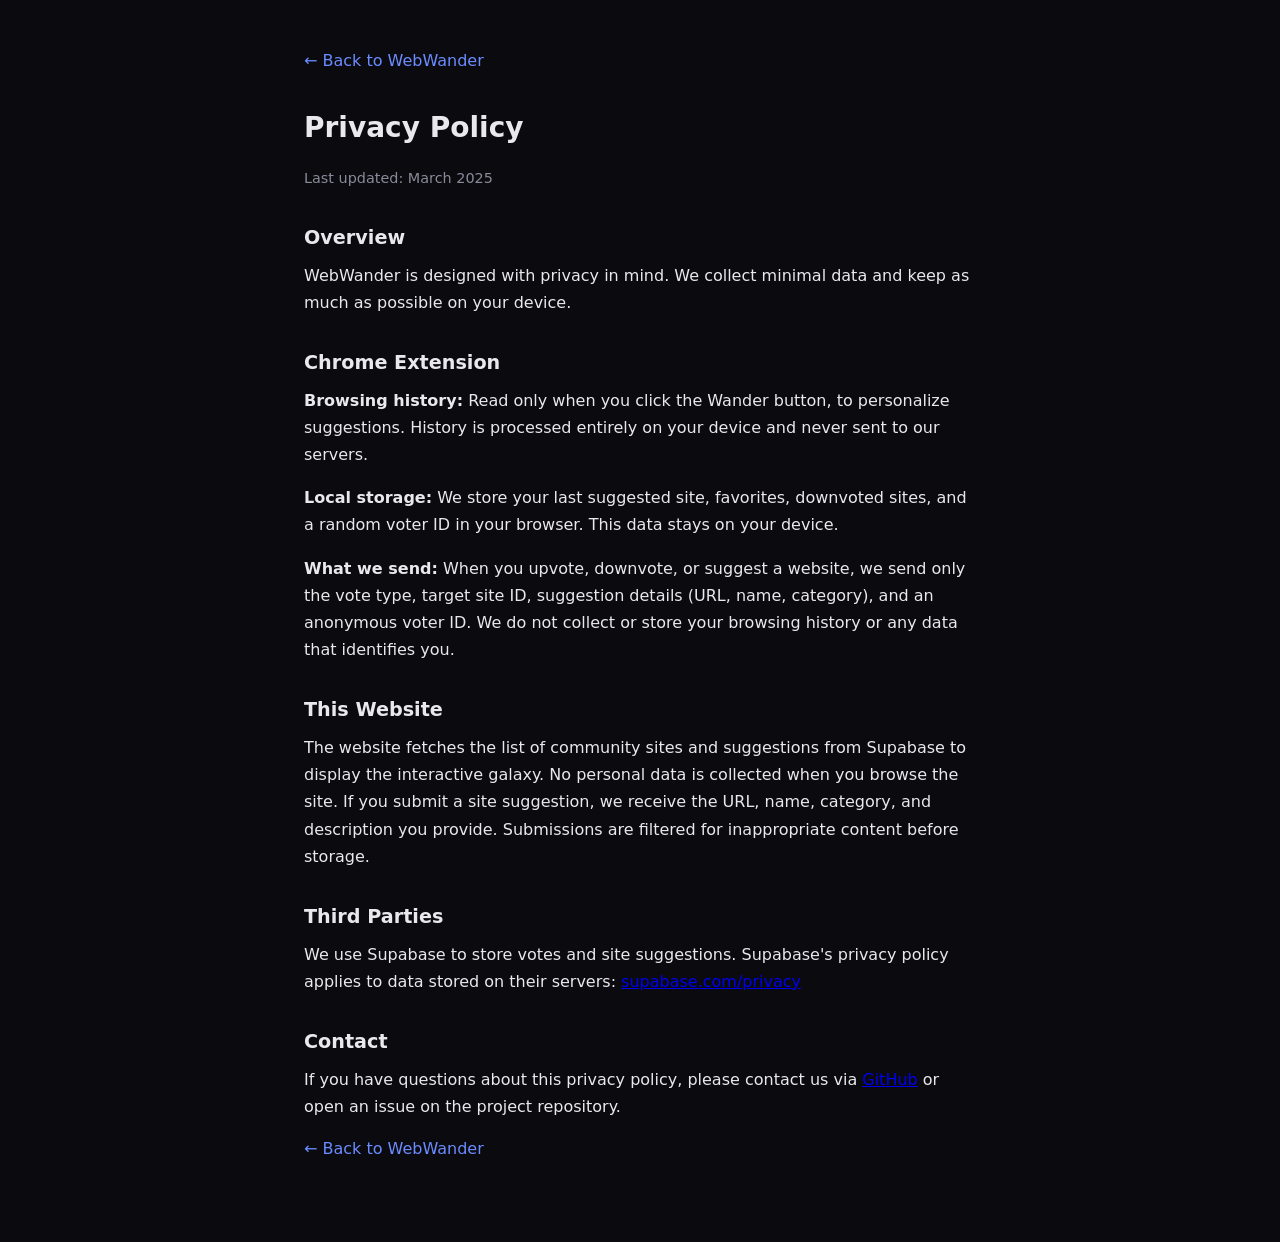
<file: privacy.html>
<!DOCTYPE html>
<html lang="en">
<head>
    <meta charset="UTF-8">
    <meta name="viewport" content="width=device-width, initial-scale=1.0">
    <meta name="description" content="WebWander Privacy Policy">
    <title>Privacy Policy | WebWander</title>
    <link rel="icon" type="image/svg+xml" href="data:image/svg+xml,%3Csvg xmlns='http://www.w3.org/2000/svg' viewBox='0 0 32 32'%3E%3Ccircle cx='16' cy='16' r='14' fill='%23080a12' stroke='%236b8cff' stroke-width='2'/%3E%3Ccircle cx='16' cy='16' r='4' fill='%236b8cff'/%3E%3Cpath fill='none' stroke='%2388aaff' stroke-width='1' opacity='0.8' d='M16 6v4M16 22v4M6 16h4M22 16h4M9.2 9.2l2.8 2.8M20 20l2.8 2.8M9.2 22.8l2.8-2.8M20 12l2.8-2.8'/%3E%3C/svg%3E">
    <link rel="stylesheet" href="css/styles.css">
    <style>
        .privacy-page { max-width: 720px; margin: 0 auto; padding: var(--spacing-xl, 2rem) var(--spacing-md, 1rem); }
        .privacy-page h1 { font-size: 1.75rem; margin-bottom: var(--spacing-sm, 0.5rem); }
        .privacy-page h2 { font-size: 1.2rem; margin-top: var(--spacing-lg, 1.5rem); margin-bottom: var(--spacing-xs, 0.25rem); }
        .privacy-page p { margin-bottom: var(--spacing-sm, 0.5rem); line-height: 1.7; }
        .privacy-page ul { margin: var(--spacing-sm, 0.5rem) 0; padding-left: 1.5rem; }
        .privacy-page li { margin-bottom: 0.35rem; }
        .privacy-page .updated { color: var(--color-text-muted, #8a8a9a); font-size: 0.9rem; margin-bottom: var(--spacing-lg, 1rem); }
        .privacy-page .back-link { display: inline-block; margin-bottom: var(--spacing-lg, 1rem); color: var(--color-accent, #6b8cff); text-decoration: none; }
        .privacy-page .back-link:hover { text-decoration: underline; }
    </style>
</head>
<body>
    <div class="privacy-page">
        <a href="index.html" class="back-link">← Back to WebWander</a>
        <h1>Privacy Policy</h1>
        <p class="updated">Last updated: March 2025</p>

        <h2>Overview</h2>
        <p>WebWander is designed with privacy in mind. We collect minimal data and keep as much as possible on your device.</p>

        <h2>Chrome Extension</h2>
        <p><strong>Browsing history:</strong> Read only when you click the Wander button, to personalize suggestions. History is processed entirely on your device and never sent to our servers.</p>
        <p><strong>Local storage:</strong> We store your last suggested site, favorites, downvoted sites, and a random voter ID in your browser. This data stays on your device.</p>
        <p><strong>What we send:</strong> When you upvote, downvote, or suggest a website, we send only the vote type, target site ID, suggestion details (URL, name, category), and an anonymous voter ID. We do not collect or store your browsing history or any data that identifies you.</p>

        <h2>This Website</h2>
        <p>The website fetches the list of community sites and suggestions from Supabase to display the interactive galaxy. No personal data is collected when you browse the site. If you submit a site suggestion, we receive the URL, name, category, and description you provide. Submissions are filtered for inappropriate content before storage.</p>

        <h2>Third Parties</h2>
        <p>We use Supabase to store votes and site suggestions. Supabase's privacy policy applies to data stored on their servers: <a href="https://supabase.com/privacy" target="_blank" rel="noopener noreferrer">supabase.com/privacy</a></p>

        <h2>Contact</h2>
        <p>If you have questions about this privacy policy, please contact us via <a href="https://github.com/xXxPixelxXx/WebWanderWebsite" target="_blank" rel="noopener noreferrer">GitHub</a> or open an issue on the project repository.</p>

        <a href="index.html" class="back-link">← Back to WebWander</a>
    </div>
</body>
</html>
</file>
<file: css/styles.css>
/* ============================================
   WebWander - Base Styles
   ============================================ */

/* CSS Variables */
:root {
    --color-bg: #0a0a0f;
    --color-bg-alt: #12121a;
    --color-text: #e8e8ed;
    --color-text-muted: #8a8a9a;
    --color-accent: #6b8cff;
    --color-accent-hover: #8ba3ff;
    --color-card-bg: #16161f;
    --color-card-border: #2a2a35;
    --font-sans: system-ui, -apple-system, BlinkMacSystemFont, 'Segoe UI', Roboto, sans-serif;
    --spacing-xs: 0.5rem;
    --spacing-sm: 1rem;
    --spacing-md: 1.5rem;
    --spacing-lg: 2rem;
    --spacing-xl: 3rem;
    --radius: 8px;
    --radius-lg: 12px;
}

/* Reset & Base */
*,
*::before,
*::after {
    box-sizing: border-box;
    margin: 0;
    padding: 0;
}

html {
    scroll-behavior: smooth;
}

body {
    font-family: var(--font-sans);
    background-color: var(--color-bg);
    color: var(--color-text);
    line-height: 1.6;
    min-height: 100vh;
}

/* ============================================
   Hero Section - full viewport width
   ============================================ */
.hero {
    position: relative;
    min-height: 100vh;
    width: 100%;
    max-width: none;
    padding: 0;
    margin: 0;
    display: flex;
    flex-direction: column;
    align-items: center;
    justify-content: center;
    overflow: hidden;
}

/* Galaxy container - full viewport, where visualization goes */
.hero__galaxy-container {
    position: absolute;
    top: 0;
    left: 0;
    width: 100%;
    height: 100%;
    min-height: 100vh;
    z-index: 0;
    background: radial-gradient(ellipse 120% 100% at 50% 50%, #0c0e18 0%, #080a12 40%, #050508 100%);
}

.hero__galaxy-container::after {
    content: '';
    position: absolute;
    inset: 0;
    pointer-events: none;
    background: radial-gradient(ellipse 70% 70% at 50% 50%, transparent 60%, rgba(0, 0, 0, 0.25) 100%);
}

.hero__galaxy-placeholder {
    position: absolute;
    inset: 0;
    display: none; /* Hidden – hero content provides context; canvas appears when ready */
    flex-direction: column;
    align-items: center;
    justify-content: center;
    gap: var(--spacing-sm);
    color: var(--color-text-muted);
    font-size: 1rem;
}

.hero__galaxy-placeholder span:first-child {
    font-size: 1.5rem;
    font-weight: 600;
}

.hero__galaxy-hint {
    font-size: 0.875rem;
    opacity: 0.7;
}

/* Hero tooltip - shows on star hover; behind buttons when overlay is visible */
.hero__tooltip {
    position: fixed;
    z-index: -1;
    bottom: 100px;
    left: 50%;
    transform: translateX(-50%);
    padding: var(--spacing-sm) var(--spacing-lg);
    background: rgba(10, 12, 24, 0.92);
    border: 1px solid rgba(107, 140, 255, 0.3);
    border-radius: var(--radius);
    font-size: 0.95rem;
    font-weight: 500;
    color: var(--color-text);
    opacity: 0;
    pointer-events: none;
    transition: opacity 0.25s ease, transform 0.25s ease;
    box-shadow: 0 0 24px rgba(107, 140, 255, 0.15);
}

.hero__tooltip--visible {
    opacity: 1;
}

.hero__tooltip-name {
    display: block;
    font-weight: 600;
}

.hero__tooltip-hint {
    display: block;
    font-size: 0.75rem;
    font-weight: 400;
    color: var(--color-text-muted);
    margin-top: 0.2em;
}

/* Hero content overlays the galaxy */
.hero__content {
    position: relative;
    z-index: 1;
    text-align: center;
    padding: var(--spacing-md);
    transition: opacity 0.3s ease;
}

.hero__title,
.hero__tagline,
.hero__buttons {
    position: relative;
    z-index: 1;
}

/* When wandering: hide overlay so galaxy is fully visible */
.hero--wandering .hero__content {
    pointer-events: none;
}

.hero--wandering .hero__title,
.hero--wandering .hero__tagline,
.hero--wandering .hero__buttons {
    opacity: 0;
}

.hero--wandering .hero__tooltip {
    z-index: 10;
    pointer-events: auto;
}

/* Exit fullscreen button - appears when wandering */
.hero__exit-fullscreen {
    position: fixed;
    top: var(--spacing-md);
    right: var(--spacing-md);
    z-index: 10;
    padding: var(--spacing-sm) var(--spacing-md);
    font-size: 0.9rem;
    font-weight: 600;
    background: rgba(8, 10, 20, 0.9);
    border: 1px solid rgba(107, 140, 255, 0.4);
    border-radius: var(--radius);
    color: var(--color-text);
    cursor: pointer;
    transition: all 0.2s ease;
    backdrop-filter: blur(8px);
}

.hero__exit-fullscreen:hover {
    color: var(--color-accent);
    border-color: var(--color-accent);
    background: rgba(12, 16, 32, 0.95);
    box-shadow: 0 0 20px rgba(107, 140, 255, 0.2);
}

/* View hint buttons - rotate to discover patterns */
.hero__view-hints {
    position: fixed;
    bottom: var(--spacing-md);
    left: 50%;
    transform: translateX(-50%);
    z-index: 5;
    display: flex;
    align-items: center;
    gap: var(--spacing-xs);
    padding: var(--spacing-xs) var(--spacing-sm);
    background: rgba(8, 10, 20, 0.7);
    border-radius: var(--radius);
    border: 1px solid rgba(107, 140, 255, 0.2);
    backdrop-filter: blur(8px);
    font-size: 0.8rem;
}

.hero__view-hint-label {
    color: var(--color-text-muted);
    margin-right: var(--spacing-xs);
}

.hero__view-btn {
    padding: 0.35rem 0.6rem;
    background: transparent;
    border: 1px solid transparent;
    border-radius: 4px;
    color: var(--color-text-muted);
    cursor: pointer;
    font-size: inherit;
    transition: all 0.2s ease;
}

.hero__view-btn:hover {
    color: var(--color-accent);
    border-color: rgba(107, 140, 255, 0.4);
    background: rgba(107, 140, 255, 0.08);
}

.hero__title {
    font-size: clamp(2.5rem, 8vw, 4.5rem);
    font-weight: 800;
    letter-spacing: -0.03em;
    margin-bottom: var(--spacing-sm);
    text-shadow: 0 0 40px rgba(107, 140, 255, 0.3);
}

.hero__tagline {
    font-size: clamp(1rem, 2.5vw, 1.25rem);
    color: var(--color-text);
    margin-bottom: var(--spacing-lg);
    max-width: 400px;
    margin-left: auto;
    margin-right: auto;
}

.hero__buttons {
    display: flex;
    flex-wrap: wrap;
    gap: var(--spacing-sm);
    justify-content: center;
}

/* ============================================
   Buttons
   ============================================ */
.btn {
    display: inline-flex;
    align-items: center;
    justify-content: center;
    padding: var(--spacing-sm) var(--spacing-lg);
    font-size: 1rem;
    font-weight: 600;
    border: none;
    border-radius: var(--radius);
    cursor: pointer;
    text-decoration: none;
    transition: background-color 0.2s, transform 0.15s;
}

.btn:hover {
    transform: translateY(-1px);
}

.btn--primary {
    background: linear-gradient(135deg, var(--color-accent) 0%, #5a7ce8 100%);
    color: white;
    box-shadow: 0 4px 20px rgba(107, 140, 255, 0.35);
}

.btn--primary:hover {
    background: linear-gradient(135deg, var(--color-accent-hover) 0%, var(--color-accent) 100%);
    box-shadow: 0 6px 24px rgba(107, 140, 255, 0.45);
}

.btn--secondary {
    background: linear-gradient(135deg, var(--color-accent) 0%, #5a7ce8 100%);
    color: white;
    box-shadow: 0 4px 20px rgba(107, 140, 255, 0.35);
    border: none;
}

.btn--secondary:hover {
    background: linear-gradient(135deg, var(--color-accent-hover) 0%, var(--color-accent) 100%);
    box-shadow: 0 6px 24px rgba(107, 140, 255, 0.45);
    color: white;
}

.btn--ghost {
    background: linear-gradient(135deg, var(--color-accent) 0%, #5a7ce8 100%);
    color: white;
    box-shadow: 0 4px 20px rgba(107, 140, 255, 0.35);
    border: none;
    font-size: 0.85rem;
    font-weight: 500;
    padding: var(--spacing-xs) var(--spacing-md);
}

.btn--ghost:hover {
    background: linear-gradient(135deg, var(--color-accent-hover) 0%, var(--color-accent) 100%);
    box-shadow: 0 6px 24px rgba(107, 140, 255, 0.45);
}

.hero__galaxy-btn {
    flex-basis: 100%;
    justify-content: center;
}

/* ============================================
   Sections (shared)
   ============================================ */
section {
    padding: var(--spacing-xl) var(--spacing-md);
    max-width: 1000px;
    margin: 0 auto;
}

.section-title {
    font-size: clamp(1.5rem, 3.5vw, 2rem);
    font-weight: 700;
    text-align: center;
    margin-bottom: var(--spacing-lg);
    letter-spacing: -0.02em;
}

/* ============================================
   Discovery Section
   ============================================ */
.discovery {
    background: var(--color-bg-alt);
}

.discovery__grid {
    display: grid;
    grid-template-columns: repeat(auto-fill, minmax(260px, 1fr));
    gap: var(--spacing-md);
}

.discovery__empty {
    grid-column: 1 / -1;
    text-align: center;
    color: var(--color-text-muted);
    font-size: 0.95rem;
    padding: var(--spacing-xl);
}

.site-card {
    background: var(--color-card-bg);
    border: 1px solid var(--color-card-border);
    border-radius: var(--radius-lg);
    padding: var(--spacing-md);
    transition: border-color 0.2s, transform 0.2s;
}

.site-card:hover {
    border-color: var(--color-accent);
    transform: translateY(-2px);
}

.site-card__icon {
    font-size: 2rem;
    margin-bottom: var(--spacing-sm);
}

.site-card__title {
    font-size: 1.25rem;
    margin-bottom: var(--spacing-xs);
}

.site-card__desc {
    color: var(--color-text-muted);
    font-size: 0.875rem;
    margin-bottom: var(--spacing-sm);
}

.site-card__link {
    color: var(--color-accent);
    font-weight: 600;
    text-decoration: none;
}

.site-card__link:hover {
    text-decoration: underline;
}

/* ============================================
   How It Works
   ============================================ */
.how-it-works__steps {
    display: grid;
    grid-template-columns: repeat(3, 1fr);
    gap: var(--spacing-lg);
}

@media (max-width: 640px) {
    .how-it-works__steps {
        grid-template-columns: 1fr;
    }
}

.step {
    text-align: center;
}

.step__number {
    display: inline-flex;
    align-items: center;
    justify-content: center;
    width: 40px;
    height: 40px;
    background: var(--color-accent);
    color: white;
    font-weight: 700;
    font-size: 1.1rem;
    border-radius: 50%;
    margin-bottom: var(--spacing-sm);
}

.step__title {
    font-size: 1.1rem;
    font-weight: 600;
    margin-bottom: var(--spacing-xs);
}

.step__desc {
    color: var(--color-text-muted);
    font-size: 0.875rem;
    line-height: 1.5;
}

/* ============================================
   Categories
   ============================================ */
.categories {
    background: var(--color-bg-alt);
}

.categories__grid {
    display: grid;
    grid-template-columns: repeat(auto-fill, minmax(130px, 1fr));
    gap: var(--spacing-sm);
}

.category-card {
    display: flex;
    align-items: center;
    justify-content: center;
    padding: var(--spacing-md);
    background: var(--color-card-bg);
    border: 1px solid var(--color-card-border);
    border-radius: var(--radius);
    color: var(--color-text);
    text-decoration: none;
    font-weight: 600;
    transition: border-color 0.2s, background 0.2s;
}

.category-card:hover {
    border-color: var(--category-color, var(--color-accent));
    box-shadow: 0 0 0 1px var(--category-color, var(--color-accent));
}

/* ============================================
   Submit Section
   ============================================ */
.submit__intro {
    text-align: center;
    color: var(--color-text-muted);
    margin-bottom: var(--spacing-lg);
    max-width: 420px;
    margin-left: auto;
    margin-right: auto;
    font-size: 0.95rem;
}

.submit__form {
    max-width: 480px;
    margin: 0 auto;
}

.form-group {
    margin-bottom: var(--spacing-sm);
}

.form-group label {
    display: block;
    font-weight: 600;
    margin-bottom: var(--spacing-xs);
}

.form-group input,
.form-group select,
.form-group textarea {
    width: 100%;
    padding: var(--spacing-sm);
    background: var(--color-card-bg);
    border: 1px solid var(--color-card-border);
    border-radius: var(--radius);
    color: var(--color-text);
    font-family: inherit;
}

.form-group input:focus,
.form-group select:focus,
.form-group textarea:focus {
    outline: none;
    border-color: var(--color-accent);
}

.submit__form .btn {
    width: 100%;
    margin-top: var(--spacing-sm);
}

/* ============================================
   Privacy Note (extension-inspired)
   ============================================ */
.privacy-note-section {
    padding: var(--spacing-lg) var(--spacing-md);
    background: var(--color-bg-alt);
}

.privacy-note__text {
    max-width: 560px;
    margin: 0 auto;
    font-size: 0.875rem;
    color: var(--color-text-muted);
    line-height: 1.6;
    text-align: center;
}

.privacy-note__icon {
    margin-right: 0.35em;
}

.privacy-note__text strong {
    color: var(--color-text);
}

/* ============================================
   Footer
   ============================================ */
.footer {
    padding: var(--spacing-lg) var(--spacing-md);
    text-align: center;
    border-top: 1px solid var(--color-card-border);
}

.footer__links {
    display: flex;
    justify-content: center;
    gap: var(--spacing-lg);
    margin-bottom: var(--spacing-md);
}

.footer__links a {
    color: var(--color-text-muted);
    text-decoration: none;
}

.footer__links a:hover {
    color: var(--color-accent);
}

.footer__copy {
    color: var(--color-text-muted);
    font-size: 0.875rem;
}

/* ============================================
   Form feedback & loading states
   ============================================ */

.submit__feedback {
    margin-top: var(--spacing-sm);
    padding: 0.75rem 1rem;
    border-radius: var(--radius);
    font-size: 0.9rem;
    line-height: 1.5;
}

.submit__feedback--success {
    background: rgba(107, 255, 184, 0.12);
    color: #6bffb8;
    border: 1px solid rgba(107, 255, 184, 0.3);
}

.submit__feedback--error {
    background: rgba(255, 107, 107, 0.12);
    color: #ff8a8a;
    border: 1px solid rgba(255, 107, 107, 0.3);
}

.discovery__loading {
    text-align: center;
    color: var(--color-text-muted);
    padding: var(--spacing-lg) 0;
    font-size: 0.9rem;
    letter-spacing: 0.03em;
}

/* ============================================
   Responsive
   ============================================ */
@media (max-width: 480px) {
    .hero__buttons {
        flex-direction: column;
    }

    .hero__buttons .btn {
        width: 100%;
    }
}
</file>
